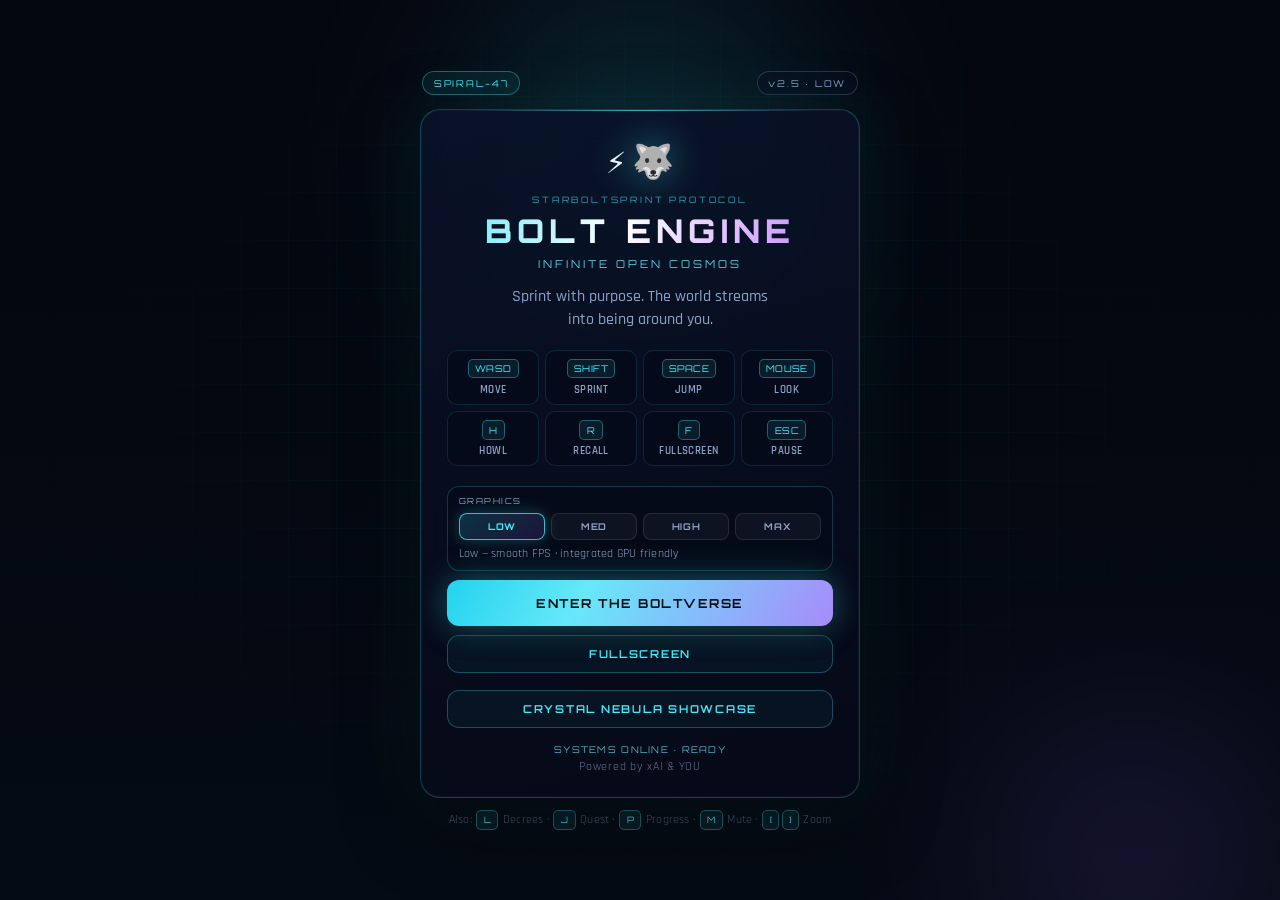
<file: index.html>
<!DOCTYPE html>
<html lang="en">
<head>
  <meta charset="UTF-8" />
  <meta name="viewport" content="width=device-width, initial-scale=1.0" />
  <title>BOLT ENGINE — Spiral-47</title>
  <link rel="preconnect" href="https://fonts.googleapis.com" />
  <link rel="preconnect" href="https://fonts.gstatic.com" crossorigin />
  <link href="https://fonts.googleapis.com/css2?family=Orbitron:wght@400;600;800&family=Rajdhani:wght@400;600;700&display=swap" rel="stylesheet" />
  <link rel="stylesheet" href="css/style.css" />
</head>
<body>
  <div id="boot">
    <div class="boot-bg" aria-hidden="true">
      <div class="boot-orb boot-orb-a"></div>
      <div class="boot-orb boot-orb-b"></div>
      <div class="boot-grid"></div>
      <div class="boot-scan"></div>
    </div>
    <div class="boot-shell">
      <header class="boot-top">
        <span class="boot-chip">SPIRAL-47</span>
        <span class="boot-chip boot-chip-dim">v2.5 · MED</span>
      </header>
      <div class="boot-card">
        <div class="boot-logo" aria-hidden="true">
          <span class="boot-logo-bolt">⚡</span>
          <span class="boot-logo-wolf">🐺</span>
        </div>
        <p class="boot-kicker">STARBOLTSPRINT PROTOCOL</p>
        <h1>BOLT ENGINE</h1>
        <p class="subtitle">Infinite open cosmos</p>
        <p class="tagline">Sprint with purpose. The world streams into being around you.</p>

        <div class="boot-keys" aria-label="Controls">
          <div class="boot-key"><kbd>WASD</kbd><span>Move</span></div>
          <div class="boot-key"><kbd>SHIFT</kbd><span>Sprint</span></div>
          <div class="boot-key"><kbd>SPACE</kbd><span>Jump</span></div>
          <div class="boot-key"><kbd>MOUSE</kbd><span>Look</span></div>
          <div class="boot-key"><kbd>H</kbd><span>Howl</span></div>
          <div class="boot-key"><kbd>R</kbd><span>Recall</span></div>
          <div class="boot-key"><kbd>F</kbd><span>Fullscreen</span></div>
          <div class="boot-key"><kbd>ESC</kbd><span>Pause</span></div>
        </div>

        <div class="gfx-tier" role="group" aria-label="Graphics quality">
          <div class="gfx-tier-label">GRAPHICS</div>
          <div class="gfx-tier-row" id="boot-gfx-tier">
            <button type="button" class="gfx-tier-btn" data-tier="low" title="Best performance">LOW</button>
            <button type="button" class="gfx-tier-btn" data-tier="medium" title="Balanced">MED</button>
            <button type="button" class="gfx-tier-btn" data-tier="high" title="High quality">HIGH</button>
            <button type="button" class="gfx-tier-btn" data-tier="veryHigh" title="Maximum quality">MAX</button>
          </div>
          <p class="gfx-tier-hint" id="boot-gfx-hint">High — full detail · recommended</p>
        </div>

        <div class="boot-actions">
          <button id="start-btn" type="button">
            <span class="boot-btn-glow"></span>
            ENTER THE BOLTVERSE
          </button>
          <button id="boot-fs-btn" type="button" class="boot-btn-ghost" title="Fullscreen (F)">
            FULLSCREEN
          </button>
          <a href="showcase-crystal-nebula.html" class="boot-btn-ghost" style="display:inline-flex;align-items:center;justify-content:center;text-decoration:none;margin-top:0.5rem">
            CRYSTAL NEBULA SHOWCASE
          </a>
        </div>

        <div class="boot-foot">
          <p id="load-status" class="boot-status">Loading systems…</p>
          <p class="powered">Powered by xAI &amp; YOU</p>
        </div>
      </div>
      <p class="boot-hint-extra">Also: <kbd>L</kbd> Decrees · <kbd>J</kbd> Quest · <kbd>P</kbd> Progress · <kbd>M</kbd> Mute · <kbd>[</kbd><kbd>]</kbd> Zoom</p>
    </div>
  </div>

  <button id="fs-btn" type="button" class="fs-fab" title="Toggle fullscreen (F)" aria-label="Fullscreen">
    <span class="fs-fab-icon" aria-hidden="true">⛶</span>
  </button>

  <!-- Minimal HUD: Momentum bar only (always on-screen while playing) -->
  <div id="hud" class="hidden" data-flow="stillness">
    <div class="momentum-dock">
      <div class="momentum-shell">
        <span class="momentum-label">Momentum</span>
        <div class="momentum-track" role="progressbar" aria-label="Momentum" aria-valuemin="0" aria-valuemax="100">
          <i id="bar-momentum" class="momentum-fill"></i>
          <span class="momentum-glow" aria-hidden="true"></span>
        </div>
        <span class="momentum-hint" id="momentum-hint">Stillness</span>
      </div>
    </div>
    <!-- Hidden hooks kept so game.js null-checks don't need a full rewrite -->
    <div id="toast" class="hud-hidden-hook"></div>
    <div id="gate-banner" class="gate-banner hidden"></div>
    <div id="spawn-stats" class="spawn-stats hud-hidden-hook"></div>
    <div id="crosshair" class="hud-hidden-hook"></div>
    <div id="gate-flash" class="gate-flash"></div>
    <div id="pack-flash" class="pack-flash"></div>
    <div id="landmark-markers" class="landmark-markers hud-hidden-hook" aria-hidden="true"></div>
    <div id="pack-banner" class="pack-banner hidden"></div>
    <div id="scale-badge" class="hud-hidden-hook"><span id="scale-badge-name"></span><span id="scale-badge-meta"></span></div>
    <div id="planet-nav" class="hidden"><span id="planet-nav-name"></span><i id="planet-nav-fill"></i><span id="planet-nav-dist"></span><span id="planet-nav-eta"></span><span id="planet-nav-status"></span></div>
    <i id="bar-sprint" class="hud-hidden-hook"></i>
    <i id="bar-intention" class="hud-hidden-hook"></i>
    <i id="bar-meaningful" class="hud-hidden-hook"></i>
    <i id="bar-core" class="hud-hidden-hook"></i>
    <i id="bar-resonance" class="hud-hidden-hook"></i>
    <span id="val-speed" class="hud-hidden-hook"></span>
    <span id="val-momentum" class="hud-hidden-hook"></span>
    <span id="val-intention" class="hud-hidden-hook"></span>
    <span id="val-meaningful" class="hud-hidden-hook"></span>
    <span id="val-core" class="hud-hidden-hook"></span>
    <span id="val-core-stage" class="hud-hidden-hook"></span>
    <span id="val-resonance" class="hud-hidden-hook"></span>
    <div id="meter-core" class="hud-hidden-hook"></div>
    <aside id="quest-panel" class="hidden"></aside>
    <aside id="decree-panel" class="hidden"><ul id="decree-list"></ul><span id="decree-count"></span><button id="decree-close" type="button"></button></aside>
    <aside id="progress-panel" class="hidden"><ul id="progress-list"></ul><button id="progress-close" type="button"></button></aside>
  </div>

  <div id="pause" class="hidden">
    <div class="pause-card">
      <h2>PAUSED</h2>
      <p>Sprint data frozen. The universe waits.</p>
      <div id="pause-stats" class="pause-stats"></div>
      <div class="gfx-tier gfx-tier-pause" role="group" aria-label="Graphics quality">
        <div class="gfx-tier-label">GRAPHICS</div>
        <div class="gfx-tier-row" id="pause-gfx-tier">
          <button type="button" class="gfx-tier-btn" data-tier="low">LOW</button>
          <button type="button" class="gfx-tier-btn" data-tier="medium">MED</button>
          <button type="button" class="gfx-tier-btn" data-tier="high">HIGH</button>
          <button type="button" class="gfx-tier-btn" data-tier="veryHigh">MAX</button>
        </div>
        <p class="gfx-tier-hint" id="pause-gfx-hint">Change anytime · saved for next run</p>
      </div>
      <p class="pause-hint"><kbd>Esc</kbd> resume · <kbd>F</kbd> fullscreen · flow-first UI</p>
      <button id="resume-btn" type="button">RESUME SPRINT</button>
    </div>
  </div>

  <canvas id="c" tabindex="0"></canvas>

  <!-- Local Three.js — no CDN / internet required -->
  <script src="js/three.min.js"></script>
  <script src="js/graphics.js"></script>
  <script src="js/audio.js"></script>
  <!-- citadel.js removed — no Thunderwolf Citadel in open sprint -->
  <script src="js/procedural.js"></script>
  <script src="js/debris.js"></script>
  <script src="js/trail.js"></script>
  <script src="js/openworld.js"></script>
  <script src="js/game.js"></script>
</body>
</html>
</file>
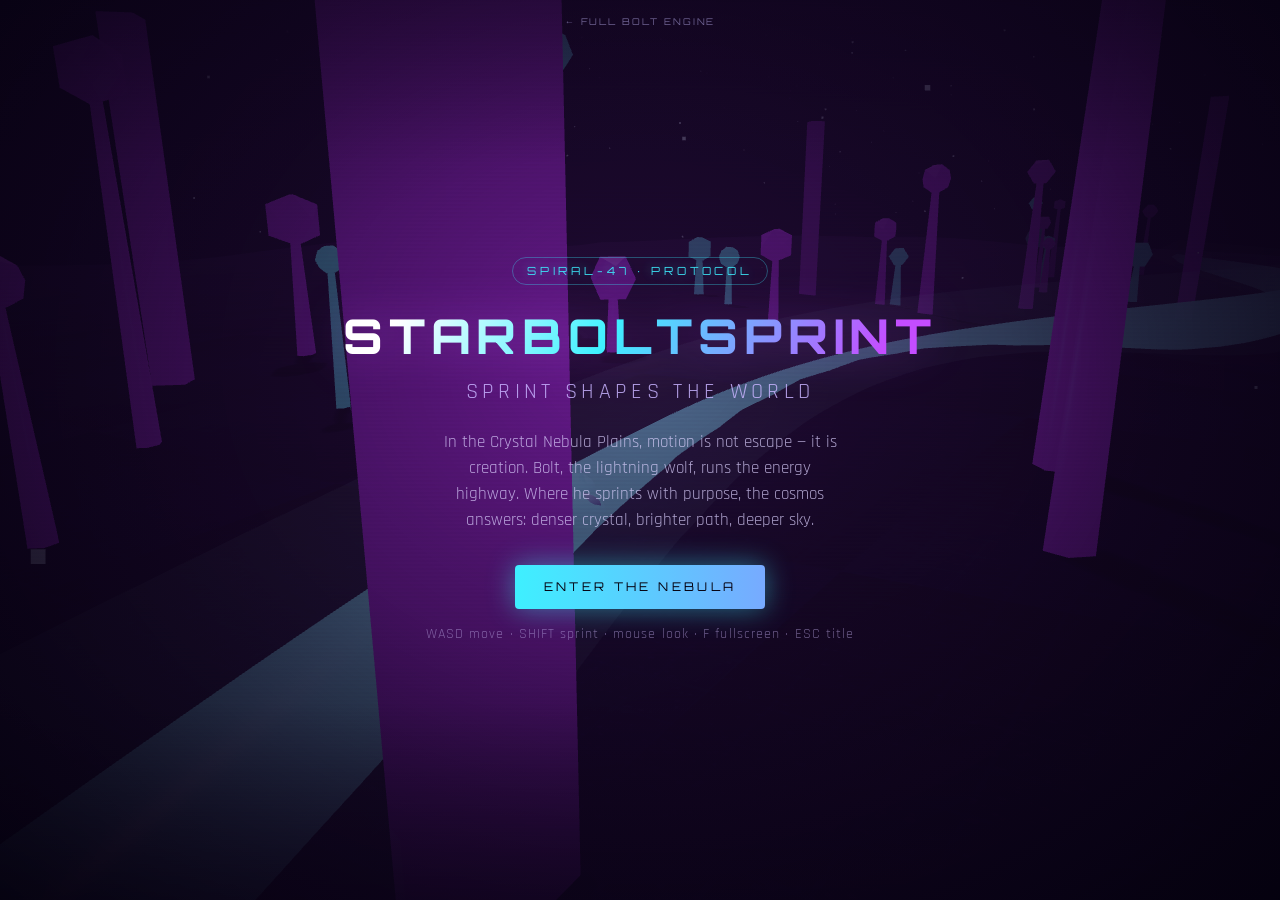
<file: showcase-crystal-nebula.html>
<!DOCTYPE html>
<html lang="en">
<head>
  <meta charset="UTF-8" />
  <meta name="viewport" content="width=device-width, initial-scale=1.0" />
  <title>STARBOLTSPRINT — Crystal Nebula · Lore Showcase</title>
  <link rel="preconnect" href="https://fonts.googleapis.com" />
  <link rel="preconnect" href="https://fonts.gstatic.com" crossorigin />
  <link href="https://fonts.googleapis.com/css2?family=Orbitron:wght@400;600;800&family=Rajdhani:wght@400;500;700&display=swap" rel="stylesheet" />
  <style>
    :root {
      --cyan: #3ef0ff;
      --magenta: #c44dff;
      --deep: #05010f;
      --glass: rgba(12, 8, 28, 0.55);
    }
    * { box-sizing: border-box; margin: 0; padding: 0; }
    html, body {
      width: 100%; height: 100%; overflow: hidden;
      background: var(--deep);
      font-family: "Rajdhani", system-ui, sans-serif;
      color: #e8e0ff;
    }
    #c {
      position: fixed; inset: 0; width: 100%; height: 100%;
      display: block; outline: none;
    }
    /* Cinematic vignette */
    .vignette {
      pointer-events: none;
      position: fixed; inset: 0; z-index: 2;
      background:
        radial-gradient(ellipse 75% 70% at 50% 45%, transparent 40%, rgba(5,1,15,0.55) 100%),
        linear-gradient(180deg, rgba(5,1,15,0.35) 0%, transparent 18%, transparent 78%, rgba(5,1,15,0.65) 100%);
    }
    .scan {
      pointer-events: none;
      position: fixed; inset: 0; z-index: 3; opacity: 0.07;
      background: repeating-linear-gradient(
        0deg,
        transparent,
        transparent 2px,
        rgba(0,0,0,0.35) 2px,
        rgba(0,0,0,0.35) 4px
      );
    }
    /* Title card overlay */
    #lore {
      position: fixed; inset: 0; z-index: 10;
      display: flex; flex-direction: column; align-items: center; justify-content: center;
      text-align: center;
      background: radial-gradient(ellipse at 50% 40%, rgba(60,20,90,0.45), rgba(5,1,15,0.92));
      transition: opacity 1.2s ease, visibility 1.2s;
    }
    #lore.hide {
      opacity: 0; visibility: hidden; pointer-events: none;
    }
    #lore .chip {
      font-family: Orbitron, sans-serif;
      font-size: 0.7rem; letter-spacing: 0.35em;
      color: var(--cyan); opacity: 0.9;
      border: 1px solid rgba(62,240,255,0.35);
      padding: 0.35rem 0.85rem; border-radius: 999px;
      margin-bottom: 1.25rem;
      text-shadow: 0 0 12px rgba(62,240,255,0.5);
    }
    #lore h1 {
      font-family: Orbitron, sans-serif;
      font-weight: 800; font-size: clamp(1.6rem, 5vw, 3rem);
      letter-spacing: 0.12em;
      background: linear-gradient(120deg, #fff 10%, var(--cyan) 45%, var(--magenta) 90%);
      -webkit-background-clip: text; background-clip: text;
      color: transparent;
      filter: drop-shadow(0 0 24px rgba(196,77,255,0.35));
    }
    #lore .tag {
      margin-top: 0.75rem;
      font-size: clamp(1rem, 2.5vw, 1.35rem);
      letter-spacing: 0.2em; text-transform: uppercase;
      color: rgba(200, 180, 255, 0.85);
    }
    #lore .line {
      margin-top: 1.5rem; max-width: 28rem;
      font-size: 1.05rem; line-height: 1.55;
      color: rgba(220, 210, 255, 0.75);
      padding: 0 1.5rem;
    }
    #lore .cta {
      margin-top: 2rem;
      font-family: Orbitron, sans-serif;
      font-size: 0.75rem; letter-spacing: 0.28em;
      color: #05010f; background: linear-gradient(90deg, var(--cyan), #7af);
      border: none; padding: 0.9rem 1.8rem; border-radius: 4px;
      cursor: pointer;
      box-shadow: 0 0 28px rgba(62,240,255,0.45);
      transition: transform 0.15s, box-shadow 0.15s;
    }
    #lore .cta:hover {
      transform: translateY(-2px);
      box-shadow: 0 0 40px rgba(62,240,255,0.65);
    }
    #lore .sub {
      margin-top: 1rem; font-size: 0.85rem;
      color: rgba(180,160,220,0.55); letter-spacing: 0.08em;
    }
    /* HUD */
    #hud {
      position: fixed; z-index: 5; inset: 0; pointer-events: none;
      opacity: 0; transition: opacity 0.8s ease;
    }
    #hud.show { opacity: 1; }
    .hud-top {
      position: absolute; top: 1.1rem; left: 1.25rem; right: 1.25rem;
      display: flex; justify-content: space-between; align-items: flex-start;
      gap: 1rem;
    }
    .brand {
      font-family: Orbitron, sans-serif;
      font-size: 0.72rem; letter-spacing: 0.28em;
      color: var(--cyan);
      text-shadow: 0 0 14px rgba(62,240,255,0.55);
    }
    .brand em { font-style: normal; color: var(--magenta); }
    .lore-ticker {
      max-width: min(28rem, 52vw);
      text-align: right;
      font-size: 0.92rem;
      letter-spacing: 0.04em;
      color: rgba(230, 220, 255, 0.82);
      text-shadow: 0 0 10px rgba(100,40,160,0.5);
      min-height: 2.6em;
    }
    .hud-bottom {
      position: absolute; bottom: 1.2rem; left: 1.25rem; right: 1.25rem;
      display: flex; justify-content: space-between; align-items: flex-end;
      gap: 1rem; flex-wrap: wrap;
    }
    .meter {
      background: var(--glass);
      border: 1px solid rgba(62,240,255,0.2);
      backdrop-filter: blur(8px);
      padding: 0.55rem 0.85rem;
      border-radius: 6px;
      min-width: 11rem;
    }
    .meter label {
      display: block;
      font-family: Orbitron, sans-serif;
      font-size: 0.58rem; letter-spacing: 0.22em;
      color: rgba(62,240,255,0.75); margin-bottom: 0.3rem;
    }
    .bar {
      height: 5px; background: rgba(255,255,255,0.08);
      border-radius: 3px; overflow: hidden;
    }
    .bar i {
      display: block; height: 100%; width: 0%;
      background: linear-gradient(90deg, var(--magenta), var(--cyan));
      box-shadow: 0 0 10px var(--cyan);
      transition: width 0.08s linear;
    }
    .keys {
      font-size: 0.8rem; color: rgba(200,190,255,0.55);
      letter-spacing: 0.06em;
    }
    .keys kbd {
      font-family: Orbitron, sans-serif;
      font-size: 0.65rem;
      border: 1px solid rgba(62,240,255,0.3);
      padding: 0.12rem 0.35rem; border-radius: 3px;
      color: var(--cyan); margin: 0 0.15rem;
    }
    .corner {
      position: absolute; width: 28px; height: 28px;
      border-color: rgba(62,240,255,0.45); border-style: solid;
      opacity: 0.7;
    }
    .corner.tl { top: 14px; left: 14px; border-width: 2px 0 0 2px; }
    .corner.tr { top: 14px; right: 14px; border-width: 2px 2px 0 0; }
    .corner.bl { bottom: 14px; left: 14px; border-width: 0 0 2px 2px; }
    .corner.br { bottom: 14px; right: 14px; border-width: 0 2px 2px 0; }
    a.back {
      pointer-events: auto;
      position: fixed; top: 1rem; left: 50%; transform: translateX(-50%);
      z-index: 12;
      font-family: Orbitron, sans-serif;
      font-size: 0.58rem; letter-spacing: 0.2em;
      color: rgba(200,190,255,0.5);
      text-decoration: none;
      border-bottom: 1px solid transparent;
    }
    a.back:hover { color: var(--cyan); border-color: rgba(62,240,255,0.4); }
    #lore a.back { display: none; }
  </style>
</head>
<body>
  <canvas id="c"></canvas>
  <div class="vignette" aria-hidden="true"></div>
  <div class="scan" aria-hidden="true"></div>

  <div id="lore">
    <span class="chip">SPIRAL-47 · PROTOCOL</span>
    <h1>STARBOLTSPRINT</h1>
    <p class="tag">Sprint shapes the world</p>
    <p class="line">
      In the Crystal Nebula Plains, motion is not escape — it is creation.
      Bolt, the lightning wolf, runs the energy highway. Where he sprints with purpose,
      the cosmos answers: denser crystal, brighter path, deeper sky.
    </p>
    <button type="button" class="cta" id="enter-btn">ENTER THE NEBULA</button>
    <p class="sub">WASD move · SHIFT sprint · mouse look · F fullscreen · ESC title</p>
  </div>

  <div id="hud">
    <div class="corner tl"></div>
    <div class="corner tr"></div>
    <div class="corner bl"></div>
    <div class="corner br"></div>
    <div class="hud-top">
      <div class="brand">BOLT <em>×</em> STARBOLTSPRINT</div>
      <div class="lore-ticker" id="ticker">The path remembers every stride…</div>
    </div>
    <div class="hud-bottom">
      <div class="meter">
        <label>MEANINGFUL SPRINT</label>
        <div class="bar"><i id="bar-sprint"></i></div>
      </div>
      <div class="keys">
        <kbd>WASD</kbd> path · <kbd>SHIFT</kbd> charge · <kbd>F</kbd> fullscreen
      </div>
    </div>
  </div>

  <a class="back" id="back-link" href="index.html">← FULL BOLT ENGINE</a>

  <script src="js/three.min.js"></script>
  <script src="js/showcase-crystal.js"></script>
</body>
</html>
</file>
<file: css/style.css>
:root {
  --bg: #050814;
  --cyan: #3df0ff;
  --violet: #a855f7;
  --gold: #fbbf24;
  --pink: #f472b6;
  --text: #e8f4ff;
  --muted: #8ba3c7;
  --panel: rgba(8, 14, 32, 0.72);
  --border: rgba(61, 240, 255, 0.35);
}

* { box-sizing: border-box; margin: 0; padding: 0; }

html, body {
  width: 100%;
  height: 100%;
  overflow: hidden;
  background: var(--bg);
  color: var(--text);
  font-family: "Rajdhani", system-ui, sans-serif;
}

#c {
  display: block;
  width: 100%;
  height: 100%;
  touch-action: none;
}

.hidden { display: none !important; }

/* ── Boot screen — clean futuristic launch ── */
#boot {
  position: fixed;
  inset: 0;
  z-index: 20;
  display: grid;
  place-items: center;
  overflow: hidden;
  background: #03060f;
}

.boot-bg {
  position: absolute;
  inset: 0;
  pointer-events: none;
  overflow: hidden;
}
.boot-orb {
  position: absolute;
  border-radius: 50%;
  filter: blur(80px);
  opacity: 0.55;
}
.boot-orb-a {
  width: min(70vw, 520px);
  height: min(70vw, 520px);
  top: -12%;
  left: 50%;
  transform: translateX(-50%);
  background: radial-gradient(circle, rgba(61, 240, 255, 0.35), transparent 70%);
}
.boot-orb-b {
  width: min(55vw, 420px);
  height: min(55vw, 420px);
  bottom: -18%;
  right: -5%;
  background: radial-gradient(circle, rgba(168, 85, 247, 0.32), transparent 70%);
}
.boot-grid {
  position: absolute;
  inset: 0;
  background-image:
    linear-gradient(rgba(61, 240, 255, 0.04) 1px, transparent 1px),
    linear-gradient(90deg, rgba(61, 240, 255, 0.04) 1px, transparent 1px);
  background-size: 48px 48px;
  mask-image: radial-gradient(ellipse at 50% 45%, #000 20%, transparent 72%);
  -webkit-mask-image: radial-gradient(ellipse at 50% 45%, #000 20%, transparent 72%);
}
.boot-scan {
  position: absolute;
  inset: 0;
  background: linear-gradient(
    180deg,
    transparent 0%,
    rgba(61, 240, 255, 0.03) 48%,
    transparent 52%
  );
  background-size: 100% 220%;
  animation: boot-scan 7s linear infinite;
  opacity: 0.7;
}
@keyframes boot-scan {
  0% { background-position: 0 -40%; }
  100% { background-position: 0 140%; }
}

.boot-shell {
  position: relative;
  z-index: 1;
  width: min(440px, 92vw);
  display: flex;
  flex-direction: column;
  align-items: center;
  gap: 0.85rem;
}

.boot-top {
  width: 100%;
  display: flex;
  justify-content: space-between;
  gap: 0.5rem;
  padding: 0 0.15rem;
}
.boot-chip {
  font-family: "Orbitron", sans-serif;
  font-size: 0.58rem;
  letter-spacing: 0.2em;
  padding: 0.35rem 0.65rem;
  border-radius: 999px;
  border: 1px solid rgba(61, 240, 255, 0.35);
  color: var(--cyan);
  background: rgba(61, 240, 255, 0.06);
}
.boot-chip-dim {
  color: var(--muted);
  border-color: rgba(139, 163, 199, 0.25);
  background: rgba(8, 14, 32, 0.5);
}

.boot-card {
  width: 100%;
  padding: 2rem 1.65rem 1.4rem;
  border: 1px solid rgba(61, 240, 255, 0.22);
  border-radius: 20px;
  background: linear-gradient(
    165deg,
    rgba(10, 18, 40, 0.88) 0%,
    rgba(6, 10, 24, 0.92) 100%
  );
  backdrop-filter: blur(22px) saturate(1.2);
  box-shadow:
    0 0 0 1px rgba(255, 255, 255, 0.03) inset,
    0 24px 80px rgba(0, 0, 0, 0.45),
    0 0 80px rgba(61, 240, 255, 0.08);
  text-align: center;
  position: relative;
  overflow: hidden;
}
.boot-card::before {
  content: "";
  position: absolute;
  top: 0;
  left: 10%;
  right: 10%;
  height: 1px;
  background: linear-gradient(90deg, transparent, rgba(61, 240, 255, 0.7), transparent);
}

.boot-logo {
  display: flex;
  align-items: center;
  justify-content: center;
  gap: 0.35rem;
  margin-bottom: 0.55rem;
  filter: drop-shadow(0 0 18px rgba(61, 240, 255, 0.45));
}
.boot-logo-bolt { font-size: 1.85rem; }
.boot-logo-wolf { font-size: 2.1rem; }

.boot-kicker {
  font-family: "Orbitron", sans-serif;
  font-size: 0.55rem;
  letter-spacing: 0.32em;
  color: rgba(61, 240, 255, 0.65);
  margin-bottom: 0.45rem;
}

.boot-card h1 {
  font-family: "Orbitron", sans-serif;
  font-weight: 800;
  letter-spacing: 0.16em;
  font-size: clamp(1.55rem, 5.5vw, 2.05rem);
  background: linear-gradient(105deg, #67e8f9 0%, #fff 45%, #c084fc 100%);
  -webkit-background-clip: text;
  background-clip: text;
  color: transparent;
  line-height: 1.15;
}

.subtitle {
  font-family: "Orbitron", sans-serif;
  font-size: 0.68rem;
  letter-spacing: 0.28em;
  color: rgba(103, 232, 249, 0.85);
  margin-top: 0.45rem;
  text-transform: uppercase;
}

.tagline {
  margin: 0.85rem auto 1.15rem;
  max-width: 32ch;
  color: var(--muted);
  line-height: 1.5;
  font-size: 0.98rem;
  font-weight: 500;
}

/* Compact key grid */
.boot-keys {
  display: grid;
  grid-template-columns: repeat(4, 1fr);
  gap: 0.4rem;
  margin: 0 auto 1.25rem;
}
.boot-key {
  display: flex;
  flex-direction: column;
  align-items: center;
  gap: 0.28rem;
  padding: 0.5rem 0.2rem 0.45rem;
  border-radius: 10px;
  border: 1px solid rgba(61, 240, 255, 0.12);
  background: rgba(4, 10, 22, 0.55);
}
.boot-key span {
  font-size: 0.68rem;
  letter-spacing: 0.04em;
  color: var(--muted);
  text-transform: uppercase;
  font-weight: 600;
}
.boot-key kbd,
.hint kbd,
.boot-hint-extra kbd {
  font-family: "Orbitron", monospace;
  font-size: 0.58rem;
  padding: 0.2rem 0.4rem;
  border-radius: 5px;
  border: 1px solid rgba(61, 240, 255, 0.35);
  background: rgba(61, 240, 255, 0.08);
  color: var(--cyan);
  letter-spacing: 0.04em;
}

.boot-actions {
  display: flex;
  flex-direction: column;
  gap: 0.55rem;
  width: 100%;
}

/* Graphics quality tiers (boot + pause) */
.gfx-tier {
  width: 100%;
  margin: 0.35rem 0 0.55rem;
  padding: 0.55rem 0.65rem 0.5rem;
  border-radius: 12px;
  border: 1px solid rgba(61, 240, 255, 0.2);
  background: rgba(4, 10, 22, 0.55);
  text-align: left;
}
.gfx-tier-label {
  font-family: "Orbitron", sans-serif;
  font-size: 0.52rem;
  letter-spacing: 0.18em;
  color: var(--muted);
  margin-bottom: 0.4rem;
}
.gfx-tier-row {
  display: grid;
  grid-template-columns: repeat(4, 1fr);
  gap: 0.35rem;
}
.gfx-tier-btn {
  font-family: "Orbitron", sans-serif;
  font-size: 0.58rem;
  font-weight: 700;
  letter-spacing: 0.08em;
  padding: 0.45rem 0.2rem;
  border-radius: 8px;
  border: 1px solid rgba(255, 255, 255, 0.1);
  background: rgba(255, 255, 255, 0.04);
  color: var(--muted);
  cursor: pointer;
  pointer-events: auto;
  transition: border-color 0.2s ease, background 0.2s ease, color 0.2s ease, box-shadow 0.2s ease;
}
.gfx-tier-btn:hover {
  border-color: rgba(61, 240, 255, 0.45);
  color: var(--text);
}
.gfx-tier-btn.is-active {
  border-color: rgba(61, 240, 255, 0.75);
  background: linear-gradient(145deg, rgba(34, 211, 238, 0.2), rgba(168, 85, 247, 0.15));
  color: var(--cyan);
  box-shadow: 0 0 16px rgba(61, 240, 255, 0.25);
}
.gfx-tier-hint {
  margin-top: 0.4rem;
  font-size: 0.72rem;
  color: var(--muted);
  line-height: 1.35;
  letter-spacing: 0.02em;
}
.gfx-tier-pause {
  margin: 0.85rem 0 1rem;
  text-align: center;
}
.gfx-tier-pause .gfx-tier-label {
  text-align: center;
}
.gfx-tier-pause .gfx-tier-hint {
  text-align: center;
}

#start-btn, #resume-btn {
  position: relative;
  font-family: "Orbitron", sans-serif;
  font-weight: 700;
  font-size: 0.78rem;
  letter-spacing: 0.12em;
  padding: 0.95rem 1.2rem;
  border: none;
  border-radius: 12px;
  cursor: pointer;
  color: #041018;
  background: linear-gradient(120deg, #22d3ee 0%, #67e8f9 35%, #a78bfa 100%);
  box-shadow:
    0 0 32px rgba(61, 240, 255, 0.35),
    0 8px 24px rgba(0, 0, 0, 0.35);
  transition: transform 0.15s ease, box-shadow 0.15s ease, filter 0.15s ease;
  overflow: hidden;
}
#start-btn .boot-btn-glow {
  position: absolute;
  inset: 0;
  background: linear-gradient(90deg, transparent, rgba(255, 255, 255, 0.35), transparent);
  transform: translateX(-120%);
  animation: boot-btn-shine 3.2s ease-in-out infinite;
}
@keyframes boot-btn-shine {
  0%, 55% { transform: translateX(-120%); }
  75% { transform: translateX(120%); }
  100% { transform: translateX(120%); }
}

#start-btn:hover, #resume-btn:hover {
  transform: translateY(-2px);
  box-shadow: 0 0 48px rgba(61, 240, 255, 0.55), 0 10px 28px rgba(0, 0, 0, 0.4);
  filter: brightness(1.05);
}
#start-btn:disabled {
  opacity: 0.55;
  cursor: wait;
  filter: grayscale(0.2);
}

.boot-btn-ghost {
  font-family: "Orbitron", sans-serif;
  font-weight: 600;
  font-size: 0.68rem;
  letter-spacing: 0.16em;
  padding: 0.7rem 1rem;
  border-radius: 12px;
  cursor: pointer;
  color: var(--cyan);
  background: rgba(61, 240, 255, 0.04);
  border: 1px solid rgba(61, 240, 255, 0.28);
  transition: background 0.15s ease, border-color 0.15s ease, box-shadow 0.15s ease;
}
.boot-btn-ghost:hover {
  background: rgba(61, 240, 255, 0.1);
  border-color: rgba(61, 240, 255, 0.5);
  box-shadow: 0 0 20px rgba(61, 240, 255, 0.15);
}
.boot-btn-ghost.is-active {
  color: #041018;
  background: rgba(61, 240, 255, 0.85);
  border-color: transparent;
}

.boot-foot {
  margin-top: 1rem;
  display: flex;
  flex-direction: column;
  gap: 0.25rem;
}
.boot-status {
  font-family: "Orbitron", sans-serif;
  font-size: 0.58rem;
  letter-spacing: 0.14em;
  color: rgba(103, 232, 249, 0.75);
  min-height: 1.1em;
}
.powered {
  font-size: 0.75rem;
  color: rgba(139, 163, 199, 0.7);
  letter-spacing: 0.06em;
}

.boot-hint-extra {
  font-size: 0.72rem;
  color: rgba(139, 163, 199, 0.55);
  letter-spacing: 0.02em;
  text-align: center;
  line-height: 1.5;
}
.boot-hint-extra kbd {
  font-size: 0.55rem;
  margin: 0 0.08rem;
}

@media (max-width: 420px) {
  .boot-keys { grid-template-columns: repeat(2, 1fr); }
}

/* Fullscreen FAB (in-game) */
.fs-fab {
  position: fixed;
  top: 0.85rem;
  right: 0.85rem;
  z-index: 25;
  width: 2.4rem;
  height: 2.4rem;
  border-radius: 10px;
  border: 1px solid rgba(61, 240, 255, 0.35);
  background: rgba(6, 12, 28, 0.72);
  backdrop-filter: blur(10px);
  color: var(--cyan);
  cursor: pointer;
  display: grid;
  place-items: center;
  font-size: 1.05rem;
  box-shadow: 0 4px 20px rgba(0, 0, 0, 0.35);
  transition: background 0.15s ease, border-color 0.15s ease, transform 0.15s ease;
  pointer-events: auto;
}
.fs-fab:hover {
  background: rgba(61, 240, 255, 0.12);
  border-color: rgba(61, 240, 255, 0.65);
  transform: scale(1.05);
}
.fs-fab.is-active {
  color: #041018;
  background: rgba(61, 240, 255, 0.85);
  border-color: transparent;
}
#boot:not(.hidden) ~ .fs-fab {
  /* hide FAB while boot is visible — boot has its own button */
  display: none;
}
body.is-fs .fs-fab-icon::after { content: none; }

/* HUD */
#hud {
  position: fixed;
  inset: 0;
  z-index: 10;
  pointer-events: none;
}

.hud-top {
  padding: 1rem 1.2rem;
  display: flex;
  flex-wrap: wrap;
  gap: 0.8rem 1.2rem;
  align-items: flex-start;
  justify-content: space-between;
}

.brand {
  font-family: "Orbitron", sans-serif;
  font-weight: 700;
  letter-spacing: 0.16em;
  font-size: 0.85rem;
  color: var(--cyan);
  text-shadow: 0 0 16px rgba(61, 240, 255, 0.5);
}

.brand span {
  opacity: 0.55;
  font-weight: 400;
  margin-left: 0.35rem;
}

/* Seamless Scale badge — always shows current stage */
.scale-badge {
  font-family: "Orbitron", sans-serif;
  min-width: 9.5rem;
  padding: 0.45rem 0.7rem 0.5rem;
  border-radius: 12px;
  border: 1px solid var(--border);
  background: var(--panel);
  backdrop-filter: blur(12px);
  box-shadow: 0 0 18px rgba(61, 240, 255, 0.12);
  transition: border-color 0.4s ease, box-shadow 0.4s ease, background 0.4s ease;
}
.scale-badge-label {
  display: block;
  font-size: 0.52rem;
  letter-spacing: 0.18em;
  color: var(--muted);
  margin-bottom: 0.12rem;
}
.scale-badge-name {
  display: block;
  font-weight: 800;
  font-size: 0.95rem;
  letter-spacing: 0.14em;
  color: var(--cyan);
  text-shadow: 0 0 14px rgba(61, 240, 255, 0.55);
}
.scale-badge-meta {
  display: block;
  margin-top: 0.18rem;
  font-size: 0.58rem;
  letter-spacing: 0.06em;
  color: var(--muted);
  opacity: 0.9;
}
.scale-badge.scale-paw {
  border-color: rgba(52, 211, 153, 0.4);
}
.scale-badge.scale-planetary {
  border-color: rgba(61, 240, 255, 0.55);
  box-shadow: 0 0 22px rgba(61, 240, 255, 0.2);
}
.scale-badge.scale-orbital {
  border-color: rgba(168, 85, 247, 0.7);
  box-shadow: 0 0 28px rgba(168, 85, 247, 0.35), 0 0 40px rgba(61, 240, 255, 0.15);
  animation: scaleOrbitalPulse 2.2s ease-in-out infinite;
}
.scale-badge.scale-orbital .scale-badge-name {
  color: #e9d5ff;
  text-shadow: 0 0 16px rgba(168, 85, 247, 0.8);
}
.scale-badge.scale-solar,
.scale-badge.scale-cosmic {
  border-color: rgba(251, 191, 36, 0.65);
  box-shadow: 0 0 30px rgba(251, 191, 36, 0.35), 0 0 48px rgba(168, 85, 247, 0.2);
}
.scale-badge.scale-solar .scale-badge-name,
.scale-badge.scale-cosmic .scale-badge-name {
  color: #fef3c7;
  text-shadow: 0 0 16px rgba(251, 191, 36, 0.85);
}
.scale-badge.flash {
  animation: scaleFlash 0.7s ease;
}
@keyframes scaleOrbitalPulse {
  0%, 100% { filter: brightness(1); }
  50% { filter: brightness(1.14); }
}
@keyframes scaleFlash {
  0% { transform: scale(1); filter: brightness(1); }
  35% { transform: scale(1.08); filter: brightness(1.45); }
  100% { transform: scale(1); filter: brightness(1); }
}

/* Companion planet approach — distance + ETA always clear */
.planet-nav {
  min-width: 13rem;
  max-width: 16rem;
  padding: 0.55rem 0.75rem 0.6rem;
  border-radius: 12px;
  border: 1px solid rgba(168, 85, 247, 0.55);
  background: rgba(8, 10, 28, 0.82);
  backdrop-filter: blur(12px);
  box-shadow: 0 0 28px rgba(168, 85, 247, 0.25), inset 0 0 20px rgba(61, 240, 255, 0.06);
  font-family: "Orbitron", sans-serif;
  pointer-events: none;
}
.planet-nav.landing {
  border-color: rgba(251, 191, 36, 0.75);
  box-shadow: 0 0 32px rgba(251, 191, 36, 0.35);
  animation: planetNavPulse 1s ease-in-out infinite;
}
.planet-nav.close {
  border-color: rgba(61, 240, 255, 0.7);
  box-shadow: 0 0 28px rgba(61, 240, 255, 0.3);
}
.planet-nav-label {
  font-size: 0.5rem;
  letter-spacing: 0.18em;
  color: var(--muted);
  margin-bottom: 0.15rem;
}
.planet-nav-name {
  font-weight: 800;
  font-size: 0.88rem;
  letter-spacing: 0.1em;
  color: #e9d5ff;
  text-shadow: 0 0 14px rgba(168, 85, 247, 0.7);
  margin-bottom: 0.35rem;
}
.planet-nav-bar {
  height: 7px;
  border-radius: 999px;
  background: rgba(255, 255, 255, 0.08);
  overflow: hidden;
  margin-bottom: 0.35rem;
}
.planet-nav-bar i {
  display: block;
  height: 100%;
  width: 0%;
  border-radius: 999px;
  background: linear-gradient(90deg, #a855f7, #3df0ff, #fbbf24);
  box-shadow: 0 0 12px rgba(61, 240, 255, 0.6);
  transition: width 0.12s linear;
}
.planet-nav-meta {
  display: flex;
  justify-content: space-between;
  gap: 0.5rem;
  font-size: 0.62rem;
  letter-spacing: 0.06em;
  color: var(--cyan);
  margin-bottom: 0.25rem;
}
.planet-nav-status {
  font-size: 0.55rem;
  letter-spacing: 0.05em;
  color: var(--muted);
  line-height: 1.35;
}
@keyframes planetNavPulse {
  0%, 100% { filter: brightness(1); }
  50% { filter: brightness(1.18); }
}

/* ── Telemetry card — primary vitals + compact secondary ── */
.packet.telemetry {
  display: flex;
  flex-direction: column;
  gap: 0.55rem;
  min-width: min(22rem, 92vw);
  max-width: 28rem;
  padding: 0.55rem 0.7rem 0.65rem;
  border-radius: 14px;
  border: 1px solid rgba(61, 240, 255, 0.28);
  background:
    linear-gradient(145deg, rgba(10, 16, 36, 0.88), rgba(6, 10, 24, 0.78)),
    rgba(8, 14, 32, 0.72);
  backdrop-filter: blur(14px);
  box-shadow:
    0 0 28px rgba(61, 240, 255, 0.1),
    inset 0 1px 0 rgba(255, 255, 255, 0.06);
}

.telemetry-head {
  display: flex;
  align-items: center;
  justify-content: space-between;
  gap: 0.5rem;
  padding: 0 0.1rem 0.15rem;
  border-bottom: 1px solid rgba(61, 240, 255, 0.12);
  margin-bottom: 0.05rem;
}
.telemetry-title {
  font-family: "Orbitron", sans-serif;
  font-size: 0.55rem;
  font-weight: 700;
  letter-spacing: 0.2em;
  color: var(--cyan);
  text-shadow: 0 0 12px rgba(61, 240, 255, 0.45);
}
.telemetry-live {
  font-family: "Orbitron", sans-serif;
  font-size: 0.48rem;
  letter-spacing: 0.14em;
  color: #34d399;
  opacity: 0.85;
  animation: telemetryLive 1.8s ease-in-out infinite;
}
@keyframes telemetryLive {
  0%, 100% { opacity: 0.55; }
  50% { opacity: 1; text-shadow: 0 0 8px rgba(52, 211, 153, 0.7); }
}

.telemetry-primary {
  display: grid;
  grid-template-columns: 1fr 1fr;
  gap: 0.45rem 0.55rem;
}

.telemetry-secondary {
  display: grid;
  grid-template-columns: 1fr 1fr;
  gap: 0.35rem 0.5rem;
  padding-top: 0.15rem;
  border-top: 1px solid rgba(255, 255, 255, 0.05);
}

@media (max-width: 900px) {
  .packet.telemetry {
    width: 100%;
    max-width: none;
    min-width: 0;
  }
  .telemetry-primary {
    grid-template-columns: 1fr 1fr;
  }
}

@media (max-width: 520px) {
  .telemetry-primary {
    grid-template-columns: 1fr;
  }
}

/* Meters inside the card — no nested panel chrome */
.packet.telemetry .meter {
  background: rgba(255, 255, 255, 0.03);
  border: 1px solid rgba(255, 255, 255, 0.06);
  border-radius: 9px;
  padding: 0.4rem 0.5rem 0.42rem;
  backdrop-filter: none;
  transition: border-color 0.35s ease, box-shadow 0.35s ease, transform 0.25s ease;
}

.packet.telemetry .meter-compact {
  padding: 0.28rem 0.42rem 0.3rem;
  background: rgba(0, 0, 0, 0.18);
  border-color: rgba(255, 255, 255, 0.04);
}
.packet.telemetry .meter-compact label {
  font-size: 0.5rem;
  letter-spacing: 0.1em;
  margin-bottom: 0.15rem;
  opacity: 0.85;
}
.packet.telemetry .meter-compact .bar {
  height: 4px;
  margin-bottom: 0.12rem;
}
.packet.telemetry .meter-compact span {
  font-size: 0.62rem;
  opacity: 0.9;
}

.meter {
  background: var(--panel);
  border: 1px solid var(--border);
  border-radius: 10px;
  padding: 0.45rem 0.55rem 0.5rem;
  backdrop-filter: blur(10px);
  transition: border-color 0.35s ease, box-shadow 0.35s ease, transform 0.25s ease;
}
.meter.juice-flash {
  animation: meterJuice 0.55s ease;
}
@keyframes meterJuice {
  0% { transform: scale(1); filter: brightness(1); }
  30% { transform: scale(1.06); filter: brightness(1.35); box-shadow: 0 0 24px rgba(61, 240, 255, 0.5); }
  100% { transform: scale(1); filter: brightness(1); }
}

.meter.core { border-color: rgba(251, 191, 36, 0.45); box-shadow: 0 0 18px rgba(251, 191, 36, 0.12); }
.meter.core label em {
  font-style: normal;
  font-weight: 600;
  margin-left: 0.35rem;
  letter-spacing: 0.1em;
  color: var(--gold);
  opacity: 0.9;
}
.meter.core.stage-kindled { border-color: rgba(251, 191, 36, 0.55); box-shadow: 0 0 20px rgba(251, 191, 36, 0.2); }
.meter.core.stage-resonant {
  border-color: rgba(251, 191, 36, 0.7);
  box-shadow: 0 0 24px rgba(251, 191, 36, 0.3), 0 0 32px rgba(168, 85, 247, 0.15);
}
.meter.core.stage-awakened {
  border-color: rgba(253, 224, 71, 0.85);
  box-shadow: 0 0 28px rgba(251, 191, 36, 0.45), 0 0 40px rgba(61, 240, 255, 0.2);
  animation: coreStagePulse 1.8s ease-in-out infinite;
}
.meter.core.stage-citadel,
.meter.core.stage-throne {
  border-color: rgba(255, 255, 255, 0.7);
  box-shadow: 0 0 32px rgba(251, 191, 36, 0.55), 0 0 50px rgba(168, 85, 247, 0.35);
  animation: coreStagePulse 1.2s ease-in-out infinite;
}
.meter.core.stage-citadel label em,
.meter.core.stage-throne label em,
.meter.core.stage-awakened label em { color: #fff7d6; text-shadow: 0 0 10px rgba(251, 191, 36, 0.8); }
@keyframes coreStagePulse {
  0%, 100% { filter: brightness(1); }
  50% { filter: brightness(1.12); }
}
.gate-banner.core-stage {
  color: #fef3c7;
  text-shadow: 0 0 18px rgba(251, 191, 36, 0.9);
  border-top-color: rgba(251, 191, 36, 0.45);
  border-bottom-color: rgba(251, 191, 36, 0.35);
}
.gate-flash.core-fire {
  background:
    radial-gradient(ellipse at 50% 45%, rgba(251, 191, 36, 0.4), transparent 55%),
    radial-gradient(ellipse at 50% 55%, rgba(168, 85, 247, 0.2), transparent 50%);
}

.meter.meaningful { border-color: rgba(52, 211, 153, 0.5); box-shadow: 0 0 16px rgba(52, 211, 153, 0.12); }
.meter.meaningful .bar i {
  background: linear-gradient(90deg, #34d399, #3df0ff);
  box-shadow: 0 0 10px #34d399;
}
.meter.meaningful.gate-open {
  border-color: rgba(61, 240, 255, 0.85);
  box-shadow: 0 0 28px rgba(61, 240, 255, 0.45), 0 0 48px rgba(52, 211, 153, 0.25);
  animation: gatePulse 1.6s ease-in-out infinite;
}
.meter.meaningful.gate-open label { color: var(--cyan); }
.meter.meaningful.gate-open .bar i {
  background: linear-gradient(90deg, #34d399, #3df0ff, #a855f7);
  box-shadow: 0 0 16px #3df0ff;
}
@keyframes gatePulse {
  0%, 100% { box-shadow: 0 0 18px rgba(61, 240, 255, 0.35); }
  50% { box-shadow: 0 0 36px rgba(61, 240, 255, 0.65), 0 0 60px rgba(168, 85, 247, 0.25); }
}

.spawn-stats {
  font-family: "Orbitron", sans-serif;
  font-size: 0.68rem;
  letter-spacing: 0.06em;
  color: var(--muted);
  margin-bottom: 0.25rem;
  max-width: min(720px, 94vw);
  text-align: center;
  line-height: 1.4;
  opacity: 0.88;
  background: rgba(6, 10, 22, 0.45);
  border: 1px solid rgba(255, 255, 255, 0.05);
  border-radius: 999px;
  padding: 0.28rem 0.85rem;
}

.meter label {
  display: block;
  font-family: "Orbitron", sans-serif;
  font-size: 0.58rem;
  letter-spacing: 0.12em;
  color: var(--muted);
  margin-bottom: 0.25rem;
}

.meter .bar {
  height: 6px;
  border-radius: 999px;
  background: rgba(255, 255, 255, 0.08);
  overflow: hidden;
  margin-bottom: 0.2rem;
}

.meter .bar i {
  display: block;
  height: 100%;
  width: 0%;
  border-radius: inherit;
  background: linear-gradient(90deg, var(--cyan), var(--violet));
  box-shadow: 0 0 10px var(--cyan);
  transition: width 0.18s cubic-bezier(0.22, 0.8, 0.3, 1);
}

.meter.core .bar i {
  background: linear-gradient(90deg, var(--gold), #fff3c4, var(--pink));
  box-shadow: 0 0 10px var(--gold);
}

.meter.meter-sprint .bar i {
  background: linear-gradient(90deg, #22d3ee, #3df0ff, #a5f3fc);
  box-shadow: 0 0 10px #22d3ee;
}
.meter.meter-momentum .bar i {
  background: linear-gradient(90deg, #a855f7, #c084fc);
  box-shadow: 0 0 10px #a855f7;
}
.meter.meter-resonance .bar i {
  background: linear-gradient(90deg, #f472b6, #a855f7);
  box-shadow: 0 0 8px #f472b6;
}

.meter span {
  font-family: "Orbitron", sans-serif;
  font-size: 0.72rem;
  color: var(--text);
}

.hud-bottom {
  position: absolute;
  left: 0;
  right: 0;
  bottom: 0;
  padding: 1rem 1.2rem 1.2rem;
  display: flex;
  flex-direction: column;
  align-items: center;
  gap: 0.5rem;
}

.hint {
  font-size: 0.92rem;
  color: var(--muted);
  background: var(--panel);
  border: 1px solid rgba(255, 255, 255, 0.06);
  border-radius: 999px;
  padding: 0.4rem 0.9rem;
}

#toast {
  min-height: 1.4rem;
  font-family: "Orbitron", sans-serif;
  font-size: 0.85rem;
  letter-spacing: 0.08em;
  color: var(--cyan);
  text-shadow: 0 0 14px rgba(61, 240, 255, 0.7);
  opacity: 0;
  transform: translateY(8px) scale(0.98);
  transition: opacity 0.35s cubic-bezier(0.22, 0.8, 0.3, 1), transform 0.35s cubic-bezier(0.22, 0.8, 0.3, 1);
}

#toast.show {
  opacity: 1;
  transform: translateY(0) scale(1);
}
#toast.lore {
  color: #fde68a;
  text-shadow: 0 0 14px rgba(251, 191, 36, 0.75);
  max-width: min(640px, 92vw);
  text-align: center;
  line-height: 1.35;
}
#toast.gate-open-toast {
  color: #a5f3fc;
  font-size: 0.95rem;
  text-shadow: 0 0 20px rgba(61, 240, 255, 0.9), 0 0 40px rgba(168, 85, 247, 0.5);
}
#toast.gate-close-toast {
  color: #94a3b8;
  text-shadow: 0 0 12px rgba(148, 163, 184, 0.5);
}

/* Meaningful Gate ceremony */
.gate-flash {
  position: absolute;
  inset: 0;
  pointer-events: none;
  opacity: 0;
  background:
    radial-gradient(ellipse at 50% 45%, rgba(61, 240, 255, 0.35), transparent 55%),
    radial-gradient(ellipse at 50% 60%, rgba(168, 85, 247, 0.22), transparent 50%);
  transition: opacity 0.15s ease;
  z-index: 5;
}
.gate-flash.fire {
  animation: gateFlashAnim 1.4s ease-out forwards;
}
@keyframes gateFlashAnim {
  0% { opacity: 0; }
  12% { opacity: 1; }
  100% { opacity: 0; }
}

.gate-banner {
  font-family: "Orbitron", sans-serif;
  font-size: clamp(0.72rem, 2.2vw, 0.95rem);
  letter-spacing: 0.18em;
  text-transform: uppercase;
  color: #e0f2fe;
  text-shadow: 0 0 18px rgba(61, 240, 255, 0.85);
  background: linear-gradient(90deg, transparent, rgba(8, 20, 40, 0.85), transparent);
  padding: 0.55rem 1.4rem;
  border-top: 1px solid rgba(61, 240, 255, 0.35);
  border-bottom: 1px solid rgba(168, 85, 247, 0.35);
  max-width: min(720px, 94vw);
  text-align: center;
  opacity: 0;
  transform: translateY(12px) scale(0.96);
  transition: opacity 0.4s cubic-bezier(0.22, 0.8, 0.3, 1), transform 0.4s cubic-bezier(0.22, 0.8, 0.3, 1);
  pointer-events: none;
}
.gate-banner.show {
  opacity: 1;
  transform: translateY(0) scale(1);
}
.gate-banner.closing {
  color: #94a3b8;
  text-shadow: 0 0 10px rgba(100, 116, 139, 0.6);
  border-top-color: rgba(148, 163, 184, 0.25);
  border-bottom-color: rgba(100, 116, 139, 0.2);
}

/* Decree Log panel */
.decree-panel {
  position: absolute;
  top: 5.5rem;
  right: 1rem;
  width: min(340px, 90vw);
  max-height: min(58vh, 480px);
  display: flex;
  flex-direction: column;
  background: rgba(6, 10, 24, 0.92);
  border: 1px solid rgba(251, 191, 36, 0.4);
  border-radius: 14px;
  box-shadow: 0 0 40px rgba(251, 191, 36, 0.12), 0 12px 40px rgba(0, 0, 0, 0.45);
  backdrop-filter: blur(14px);
  pointer-events: auto;
  z-index: 12;
  overflow: hidden;
}
.decree-panel.hidden { display: none !important; }
.decree-head {
  display: flex;
  align-items: center;
  gap: 0.5rem;
  padding: 0.75rem 0.85rem 0.4rem;
  border-bottom: 1px solid rgba(251, 191, 36, 0.2);
}
.decree-head h3 {
  font-family: "Orbitron", sans-serif;
  font-size: 0.78rem;
  letter-spacing: 0.16em;
  color: var(--gold);
  flex: 1;
  margin: 0;
}
#decree-count {
  font-family: "Orbitron", sans-serif;
  font-size: 0.65rem;
  color: var(--muted);
}
.decree-close {
  pointer-events: auto;
  background: transparent;
  border: 1px solid rgba(255, 255, 255, 0.15);
  color: var(--muted);
  width: 1.6rem;
  height: 1.6rem;
  border-radius: 6px;
  cursor: pointer;
  font-size: 1.1rem;
  line-height: 1;
}
.decree-close:hover { color: var(--text); border-color: var(--gold); }
.decree-sub {
  font-size: 0.78rem;
  color: var(--muted);
  padding: 0.4rem 0.85rem 0.55rem;
  margin: 0;
}
.decree-list {
  list-style: none;
  margin: 0;
  padding: 0 0.55rem 0.7rem;
  overflow-y: auto;
  flex: 1;
  display: flex;
  flex-direction: column;
  gap: 0.45rem;
}
.decree-empty {
  font-size: 0.85rem;
  color: var(--muted);
  padding: 0.8rem 0.5rem;
  text-align: center;
  line-height: 1.4;
}
.decree-item {
  background: rgba(255, 255, 255, 0.04);
  border: 1px solid rgba(61, 240, 255, 0.15);
  border-radius: 10px;
  padding: 0.55rem 0.65rem;
  animation: decreeIn 0.45s ease;
}
.decree-item.new {
  border-color: rgba(251, 191, 36, 0.55);
  box-shadow: 0 0 16px rgba(251, 191, 36, 0.2);
}
@keyframes decreeIn {
  from { opacity: 0; transform: translateX(12px); }
  to { opacity: 1; transform: translateX(0); }
}
.decree-item .d-title {
  font-family: "Orbitron", sans-serif;
  font-size: 0.68rem;
  letter-spacing: 0.08em;
  color: var(--gold);
  margin-bottom: 0.25rem;
}
.decree-item .d-meta {
  font-size: 0.68rem;
  color: var(--cyan);
  opacity: 0.75;
  margin-bottom: 0.3rem;
}
.decree-item .d-body {
  font-size: 0.82rem;
  color: var(--text);
  line-height: 1.35;
  opacity: 0.9;
}

.pause-hint {
  font-size: 0.85rem !important;
  margin-bottom: 0.8rem !important;
}

/* Intention destinations — screen markers */
.landmark-markers {
  position: absolute;
  inset: 0;
  pointer-events: none;
  z-index: 8;
  overflow: hidden;
}
.lm-marker {
  position: absolute;
  transform: translate(-50%, -100%);
  text-align: center;
  font-family: "Orbitron", sans-serif;
  font-size: 0.58rem;
  letter-spacing: 0.08em;
  color: #fde68a;
  text-shadow: 0 0 10px rgba(251, 191, 36, 0.85);
  white-space: nowrap;
  opacity: 0.92;
  transition: opacity 0.15s ease;
}
.lm-marker .lm-pip {
  width: 10px;
  height: 10px;
  margin: 0 auto 3px;
  border: 2px solid #fbbf24;
  border-radius: 50%;
  box-shadow: 0 0 12px rgba(251, 191, 36, 0.8);
  background: rgba(251, 191, 36, 0.25);
}
.lm-marker.lm-path .lm-pip {
  border-color: #67e8f9;
  box-shadow: 0 0 10px rgba(103, 232, 249, 0.7);
  background: rgba(103, 232, 249, 0.2);
}
.lm-marker.lm-path { color: #a5f3fc; text-shadow: 0 0 8px rgba(103, 232, 249, 0.7); }
.lm-marker.lm-citadel .lm-pip {
  border-color: #f472b6;
  box-shadow: 0 0 14px rgba(244, 114, 182, 0.8);
  background: rgba(244, 114, 182, 0.25);
  width: 12px;
  height: 12px;
}
.lm-marker.lm-citadel { color: #fbcfe8; }
.lm-marker.lm-edge {
  transform: translate(-50%, -50%);
}
.lm-marker.lm-edge .lm-pip {
  width: 8px;
  height: 8px;
}
.lm-marker .lm-dist {
  opacity: 0.7;
  font-size: 0.55rem;
}

/* Mini-quest panel */
.quest-panel {
  position: absolute;
  top: 5.5rem;
  left: 1rem;
  width: min(300px, 88vw);
  background: rgba(6, 12, 28, 0.88);
  border: 1px solid rgba(61, 240, 255, 0.35);
  border-radius: 12px;
  padding: 0.65rem 0.75rem 0.7rem;
  box-shadow: 0 0 28px rgba(61, 240, 255, 0.1);
  backdrop-filter: blur(12px);
  pointer-events: none;
  z-index: 11;
}
.quest-panel.hidden { display: none !important; }
.quest-panel {
  transition: border-color 0.35s ease, box-shadow 0.35s ease, transform 0.3s ease, opacity 0.3s ease;
}
.quest-panel.complete {
  border-color: rgba(251, 191, 36, 0.65);
  box-shadow: 0 0 28px rgba(251, 191, 36, 0.2);
  animation: questPop 0.5s ease;
}
.quest-panel.juice-pop {
  animation: questJuice 0.65s cubic-bezier(0.22, 0.8, 0.3, 1);
}
@keyframes questPop {
  0% { transform: scale(0.96); }
  50% { transform: scale(1.03); }
  100% { transform: scale(1); }
}
@keyframes questJuice {
  0% { transform: scale(1); box-shadow: 0 0 12px rgba(251, 191, 36, 0.2); }
  40% { transform: scale(1.06); box-shadow: 0 0 40px rgba(251, 191, 36, 0.55); }
  100% { transform: scale(1); box-shadow: 0 0 28px rgba(251, 191, 36, 0.25); }
}
.quest-bar i {
  transition: width 0.35s cubic-bezier(0.22, 0.8, 0.3, 1) !important;
}
.quest-head {
  display: flex;
  justify-content: space-between;
  align-items: center;
  margin-bottom: 0.3rem;
}
.quest-tag {
  font-family: "Orbitron", sans-serif;
  font-size: 0.58rem;
  letter-spacing: 0.14em;
  color: var(--cyan);
}
#quest-progress {
  font-family: "Orbitron", sans-serif;
  font-size: 0.62rem;
  color: var(--muted);
}
.quest-title {
  font-family: "Orbitron", sans-serif;
  font-size: 0.78rem;
  letter-spacing: 0.06em;
  color: var(--gold);
  margin-bottom: 0.25rem;
}
.quest-desc {
  font-size: 0.82rem;
  color: var(--text);
  opacity: 0.88;
  line-height: 1.35;
  margin-bottom: 0.45rem;
}
.quest-bar {
  height: 5px;
  border-radius: 999px;
  background: rgba(255, 255, 255, 0.08);
  overflow: hidden;
}
.quest-bar i {
  display: block;
  height: 100%;
  width: 0%;
  border-radius: inherit;
  background: linear-gradient(90deg, var(--cyan), var(--gold));
  box-shadow: 0 0 8px var(--cyan);
  transition: width 0.2s ease;
}

/* Pack / Resonance events */
.pack-flash {
  position: absolute;
  inset: 0;
  pointer-events: none;
  opacity: 0;
  z-index: 6;
  background:
    radial-gradient(ellipse at 50% 40%, rgba(168, 85, 247, 0.4), transparent 55%),
    radial-gradient(ellipse at 50% 70%, rgba(244, 114, 182, 0.2), transparent 50%);
}
.pack-flash.fire {
  animation: packFlashAnim 1.6s ease-out forwards;
}
.pack-flash.storm {
  background:
    radial-gradient(ellipse at 50% 45%, rgba(249, 115, 22, 0.45), transparent 55%),
    radial-gradient(ellipse at 40% 60%, rgba(239, 68, 68, 0.25), transparent 50%);
}
.pack-flash.starfall {
  background:
    radial-gradient(ellipse at 50% 30%, rgba(199, 210, 254, 0.4), transparent 50%),
    radial-gradient(ellipse at 60% 50%, rgba(165, 180, 252, 0.25), transparent 55%);
}
@keyframes packFlashAnim {
  0% { opacity: 0; }
  15% { opacity: 1; }
  100% { opacity: 0; }
}

.pack-banner {
  position: absolute;
  top: 42%;
  left: 50%;
  transform: translate(-50%, -50%);
  font-family: "Orbitron", sans-serif;
  font-size: clamp(0.75rem, 2.4vw, 1.05rem);
  letter-spacing: 0.16em;
  text-transform: uppercase;
  color: #e9d5ff;
  text-shadow: 0 0 20px rgba(168, 85, 247, 0.9);
  background: linear-gradient(90deg, transparent, rgba(30, 10, 50, 0.88), transparent);
  padding: 0.65rem 1.6rem;
  border-top: 1px solid rgba(168, 85, 247, 0.5);
  border-bottom: 1px solid rgba(244, 114, 182, 0.4);
  max-width: min(720px, 94vw);
  text-align: center;
  opacity: 0;
  pointer-events: none;
  z-index: 9;
  transition: opacity 0.35s ease;
}
.pack-banner.show { opacity: 1; }
.pack-banner.storm {
  color: #fed7aa;
  text-shadow: 0 0 18px rgba(249, 115, 22, 0.9);
  border-top-color: rgba(249, 115, 22, 0.55);
  border-bottom-color: rgba(239, 68, 68, 0.4);
}

/* Progress / Pack Memory panel */
.progress-panel {
  position: absolute;
  bottom: 5.5rem;
  right: 1rem;
  width: min(320px, 90vw);
  max-height: min(50vh, 420px);
  display: flex;
  flex-direction: column;
  background: rgba(6, 10, 24, 0.94);
  border: 1px solid rgba(168, 85, 247, 0.4);
  border-radius: 14px;
  box-shadow: 0 0 36px rgba(168, 85, 247, 0.15);
  backdrop-filter: blur(14px);
  pointer-events: auto;
  z-index: 13;
  overflow: hidden;
}
.progress-panel.hidden { display: none !important; }
.progress-panel .decree-head h3 { color: #c4b5fd; }
.progress-list {
  list-style: none;
  margin: 0;
  padding: 0.2rem 0.75rem 0.75rem;
  overflow-y: auto;
  font-size: 0.85rem;
  color: var(--text);
}
.progress-list li {
  display: flex;
  justify-content: space-between;
  gap: 0.5rem;
  padding: 0.35rem 0;
  border-bottom: 1px solid rgba(255, 255, 255, 0.05);
}
.progress-list li span:first-child {
  color: var(--muted);
  font-size: 0.78rem;
  letter-spacing: 0.04em;
}
.progress-list li span:last-child {
  font-family: "Orbitron", sans-serif;
  font-size: 0.72rem;
  color: #e9d5ff;
}
.progress-list .prog-highlight span:last-child {
  color: var(--gold);
}

.pause-stats {
  text-align: left;
  font-size: 0.85rem;
  color: var(--muted);
  margin: 0 auto 1rem;
  max-width: 280px;
  line-height: 1.5;
}
.pause-stats strong {
  color: var(--cyan);
  font-weight: 600;
}

.meter.resonance-hot {
  border-color: rgba(168, 85, 247, 0.75);
  box-shadow: 0 0 22px rgba(168, 85, 247, 0.35);
  animation: gatePulse 1.2s ease-in-out infinite;
}

#crosshair {
  position: absolute;
  left: 50%;
  top: 48%;
  width: 10px;
  height: 10px;
  margin: -5px 0 0 -5px;
  border: 1px solid rgba(61, 240, 255, 0.45);
  border-radius: 50%;
  box-shadow: 0 0 8px rgba(61, 240, 255, 0.3);
  opacity: 0.5;
}

/* Pause */
#pause {
  position: fixed;
  inset: 0;
  z-index: 30;
  display: grid;
  place-items: center;
  background: rgba(2, 4, 12, 0.72);
  backdrop-filter: blur(6px);
  pointer-events: auto;
}

.pause-card {
  text-align: center;
  padding: 2rem;
  border-radius: 16px;
  border: 1px solid var(--border);
  background: var(--panel);
}

.pause-card h2 {
  font-family: "Orbitron", sans-serif;
  letter-spacing: 0.18em;
  margin-bottom: 0.5rem;
  color: var(--cyan);
}

.pause-card p {
  color: var(--muted);
  margin-bottom: 1.2rem;
}

#resume-btn { pointer-events: auto; }

/* ===== Minimal HUD — Momentum bar only (always readable) ===== */
.hud-hidden-hook {
  display: none !important;
  position: absolute !important;
  width: 0 !important;
  height: 0 !important;
  overflow: hidden !important;
  opacity: 0 !important;
  pointer-events: none !important;
  visibility: hidden !important;
}

/* Force-hide legacy chrome even if JS rewrites className */
#hud #scale-badge,
#hud #spawn-stats,
#hud #planet-nav,
#hud #crosshair,
#hud #landmark-markers,
#hud #pack-banner,
#hud #toast,
#hud #quest-panel,
#hud #decree-panel,
#hud #progress-panel {
  display: none !important;
  visibility: hidden !important;
  opacity: 0 !important;
  pointer-events: none !important;
}

/* Gate text is optional noise — hide for clean momentum-only UI */
#hud #gate-banner,
#hud #gate-flash,
#hud #pack-flash {
  display: none !important;
}

#hud {
  display: flex;
  align-items: flex-end;
  justify-content: center;
  padding-bottom: clamp(1.8rem, 5vh, 3.2rem);
  z-index: 20;
}

#hud.hidden {
  display: none !important;
}

#hud .momentum-dock {
  width: min(28rem, 72vw);
  opacity: 1 !important;
  transform: none !important;
  filter: none !important;
  pointer-events: none;
  transition: none;
}

#hud .momentum-shell {
  width: 100%;
  display: flex;
  flex-direction: column;
  align-items: center;
  gap: 0.55rem;
  padding: 0.65rem 1.1rem 0.75rem;
  border-radius: 1rem;
  background: linear-gradient(
    180deg,
    rgba(6, 18, 36, 0.72) 0%,
    rgba(4, 12, 28, 0.88) 100%
  );
  box-shadow:
    0 0 0 1px rgba(61, 240, 255, 0.22),
    0 8px 28px rgba(0, 0, 0, 0.45),
    inset 0 1px 0 rgba(255, 255, 255, 0.06);
  /* no backdrop-filter — was tanking FPS on some GPUs */
}

#hud .momentum-label {
  font-family: "Orbitron", sans-serif;
  font-size: 0.72rem;
  font-weight: 600;
  letter-spacing: 0.42em;
  text-transform: uppercase;
  color: rgba(200, 250, 255, 0.9);
  text-shadow: 0 0 16px rgba(61, 240, 255, 0.65);
  opacity: 1 !important;
  height: auto !important;
  overflow: visible !important;
  margin: 0 !important;
}

#hud .momentum-track {
  position: relative;
  width: 100%;
  height: 10px;
  border-radius: 999px;
  background: rgba(8, 20, 40, 0.85);
  box-shadow:
    0 0 0 1px rgba(61, 240, 255, 0.28),
    inset 0 1px 4px rgba(0, 0, 0, 0.55);
  overflow: hidden;
}

#hud .momentum-fill {
  display: block;
  height: 100%;
  width: 0%;
  min-width: 0;
  border-radius: 999px;
  background: linear-gradient(90deg, #0a7a98 0%, #3df0ff 45%, #e8ffff 100%);
  box-shadow:
    0 0 14px rgba(61, 240, 255, 0.95),
    0 0 32px rgba(61, 240, 255, 0.55);
  transition: width 0.08s linear;
}

#hud .momentum-glow {
  pointer-events: none;
  position: absolute;
  left: 0;
  top: 50%;
  width: 100%;
  height: 22px;
  transform: translateY(-50%);
  border-radius: 999px;
  background: radial-gradient(ellipse at center, rgba(61, 240, 255, 0.28), transparent 70%);
  opacity: 0.7;
}

#hud .momentum-hint {
  font-family: "Orbitron", sans-serif;
  font-size: 0.58rem;
  letter-spacing: 0.28em;
  text-transform: uppercase;
  color: rgba(180, 245, 255, 0.55);
  min-height: 0.9rem;
  transition: color 0.4s ease, text-shadow 0.4s ease;
}

/* Flow states — official thresholds: Stillness / Awakening / Flow / Deep Flow */
#hud[data-flow="stillness"] .momentum-fill {
  background: linear-gradient(90deg, #0a5a78 0%, #2ac8e0 55%, #a8f0ff 100%);
}
#hud[data-flow="stillness"] .momentum-hint { color: rgba(160, 200, 220, 0.5); }

#hud[data-flow="awakening"] .momentum-fill {
  background: linear-gradient(90deg, #0a7a98 0%, #3df0ff 45%, #e0ffff 100%);
  box-shadow: 0 0 16px rgba(61, 240, 255, 1), 0 0 36px rgba(61, 240, 255, 0.55);
}
#hud[data-flow="awakening"] .momentum-hint {
  color: rgba(103, 232, 249, 0.85);
  text-shadow: 0 0 12px rgba(34, 211, 238, 0.5);
}

#hud[data-flow="flow"] .momentum-fill {
  background: linear-gradient(90deg, #0891b2 0%, #22d3ee 40%, #a5f3fc 70%, #ffffff 100%);
  box-shadow: 0 0 18px rgba(34, 211, 238, 1), 0 0 40px rgba(61, 240, 255, 0.65);
}
#hud[data-flow="flow"] .momentum-hint {
  color: rgba(165, 243, 252, 0.95);
  text-shadow: 0 0 14px rgba(34, 211, 238, 0.7);
}

#hud[data-flow="deep"] .momentum-fill {
  background: linear-gradient(90deg, #06b6d4 0%, #67e8f9 35%, #ffffff 70%, #f0abfc 100%);
  box-shadow: 0 0 22px rgba(103, 232, 249, 1), 0 0 48px rgba(240, 171, 252, 0.45);
}
#hud[data-flow="deep"] .momentum-hint {
  color: #f0abfc;
  text-shadow: 0 0 18px rgba(240, 171, 252, 0.85);
  letter-spacing: 0.32em;
}
</file>
